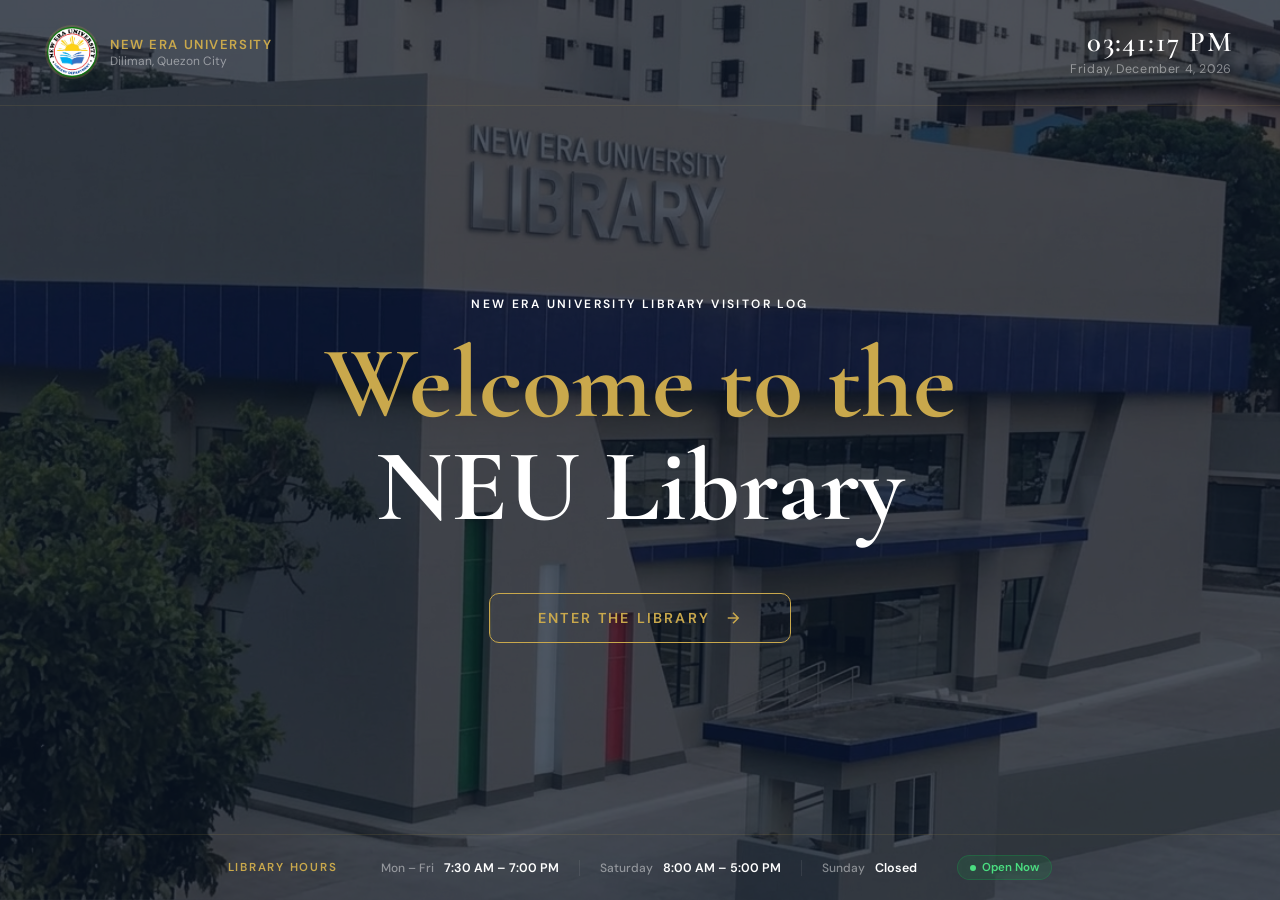
<file: index.html>
<!DOCTYPE html>
<html lang="en">
<head>
  <meta charset="UTF-8" />
  <meta name="viewport" content="width=device-width, initial-scale=1.0"/>
  <title>NEU Library</title>
  <link rel="preconnect" href="https://fonts.googleapis.com">
  <link href="https://fonts.googleapis.com/css2?family=Cormorant+Garamond:wght@400;600;700&family=DM+Sans:wght@300;400;500;600&display=swap" rel="stylesheet">
  <link rel="stylesheet" href="css/intro-style.css" />
</head>
<body class="intro-page">
  <div class="bg-layer">
    <div class="bg-overlay" style="position:absolute;inset:0;background:rgba(10,22,40,0.72);z-index:1;"></div>
    <div class="grid-lines"></div>
    <div class="orb orb-1"></div>
    <div class="orb orb-2"></div>
  </div>

  <div class="intro-wrapper">
    <header class="intro-topbar">
      <div class="neu-badge">
        <div class="neu-seal"><img src="neuliblogo.png" width="50"></div>
        <div class="neu-label">
          <span>New Era University</span>
          <span>Diliman, Quezon City</span>
        </div>
      </div>
      <div class="live-clock">
        <span id="clock-time">--:-- --</span>
        <span id="clock-date">Loading...</span>
      </div>
    </header>

    <section class="intro-hero">
      <p class="hero-eyebrow">New Era University Library Visitor Log</p>
      <h1 class="hero-title">
        Welcome to the
        <span class="gold-word">NEU Library</span>
      </h1>
      <div class="hero-divider"></div>
      <div class="enter-btn-wrap">
        <a href="visitor-signup.html" class="btn-enter">
          <span>Enter the Library</span>
          <svg class="arrow" width="18" height="18" viewBox="0 0 24 24" fill="none" stroke="currentColor" stroke-width="2"><path d="M5 12h14M12 5l7 7-7 7"/></svg>
        </a>
      </div>
    </section>

    <footer class="intro-bottom">
      <span class="hours-label">Library Hours</span>
      <div class="hours-list">
        <div class="hours-item">
          <span class="hours-day">Mon – Fri</span>
          <span class="hours-time">7:30 AM – 7:00 PM</span>
        </div>
        <div class="hours-item">
          <span class="hours-day">Saturday</span>
          <span class="hours-time">8:00 AM – 5:00 PM</span>
        </div>
        <div class="hours-item">
          <span class="hours-day">Sunday</span>
          <span class="hours-time">Closed</span>
        </div>
      </div>
      <div class="status-dot" id="status-badge">
        <span class="dot"></span>
        <span id="status-text">Checking...</span>
      </div>
    </footer>
  </div>

  <script>
    function updateClock() {
      const now = new Date()
      document.getElementById('clock-time').textContent = now.toLocaleTimeString('en-PH', { hour: '2-digit', minute: '2-digit', second: '2-digit', hour12: true })
      document.getElementById('clock-date').textContent = now.toLocaleDateString('en-PH', { weekday: 'long', year: 'numeric', month: 'long', day: 'numeric' })
      const day = now.getDay(), t = now.getHours() + now.getMinutes() / 60
      const isOpen = (day >= 1 && day <= 5 && t >= 7.5 && t < 19) || (day === 6 && t >= 8 && t < 17)
      const badge = document.getElementById('status-badge')
      badge.className = 'status-dot ' + (isOpen ? 'open' : 'closed')
      document.getElementById('status-text').textContent = isOpen ? 'Open Now' : 'Closed'
    }
    updateClock()
    setInterval(updateClock, 1000)
  </script>
</body>
</html>
</file>
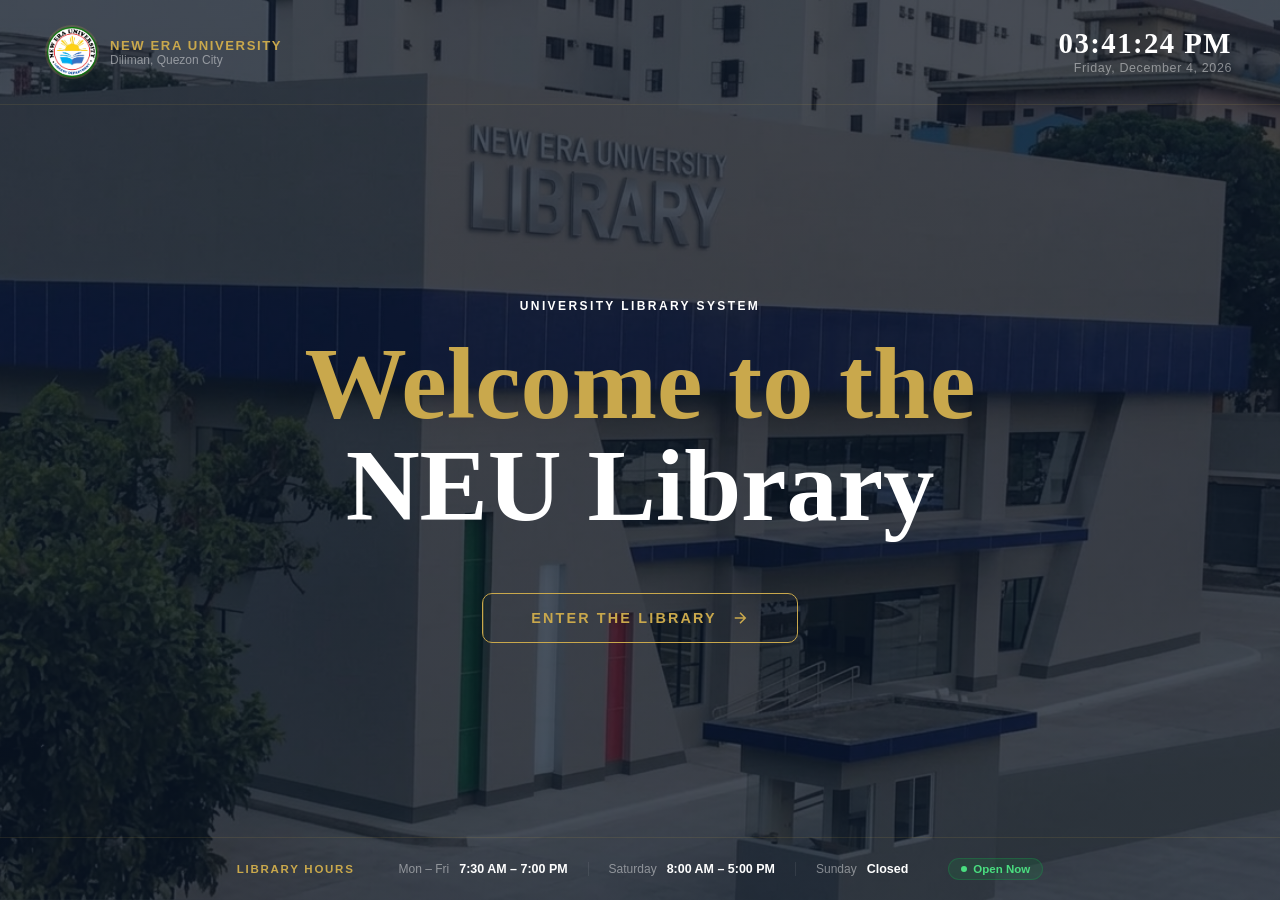
<file: intro.html>
<!DOCTYPE html>
<html lang="en">
<head>
  <meta charset="UTF-8" />
  <meta name="viewport" content="width=device-width, initial-scale=1.0"/>
  <title>NEU Library</title>
  <link rel="preconnect" href="https://fonts.googleapis.com">
  <link href="https://fonts.googleapis.com/css2?family=Cormorant+Garamond:wght@400;600;700&family=DM+Sans:wght@300;400;500;600&display=swap">
  <link rel="stylesheet" href="css/intro-style.css" />

<body>
 
  <!-- Background -->
  <div class="bg-layer">
    <div class="bg-radial"></div>
    <div class="grid-lines"></div>
    <div class="orb orb-1"></div>
    <div class="orb orb-2"></div>
    <div class="orb orb-3"></div>
  </div>
 
  <div class="intro-wrapper">
 
    <!-- TOP BAR -->
    <header class="intro-topbar">
      <div class="neu-badge">
        <div class="neu-seal"><img src="neuliblogo.png" width="50"></div>
        <div class="neu-label">
          <span>New Era University</span>
          <span>Diliman, Quezon City</span>
        </div>
      </div>
      <div class="live-clock">
        <span id="clock-time">--:-- --</span>
        <span id="clock-date">Loading...</span>
      </div>
    </header>
 
    <!-- HERO -->
    <section class="intro-hero">
      <p class="hero-eyebrow">University Library System</p>
      <h1 class="hero-title">
        Welcome to the
        <span class="gold-word">NEU Library</span>
      </h1>


      <div class="enter-btn-wrap">
        <a href="index.html" class="btn-enter">
          <span>Enter the Library</span>
          <svg class="arrow" width="18" height="18" viewBox="0 0 24 24" fill="none" stroke="currentColor" stroke-width="2"><path d="M5 12h14M12 5l7 7-7 7"/></svg>
        </a>
      </div>
    </section>
 
    <!-- BOTTOM: LIBRARY HOURS -->
    <footer class="intro-bottom">
      <span class="hours-label">Library Hours</span>
      <div class="hours-list">
        <div class="hours-item">
          <span class="hours-day">Mon – Fri</span>
          <span class="hours-time">7:30 AM – 7:00 PM</span>
        </div>
        <div class="hours-item">
          <span class="hours-day">Saturday</span>
          <span class="hours-time">8:00 AM – 5:00 PM</span>
        </div>
        <div class="hours-item">
          <span class="hours-day">Sunday</span>
          <span class="hours-time">Closed</span>
        </div>
      </div>
      <div class="status-dot" id="status-badge">
        <span class="dot"></span>
        <span id="status-text">Checking...</span>
      </div>
    </footer>
 
  </div>
 
  <script type="module" src="js/intro.js"></script>
</body>
</html>
</file>
<file: css/intro-style.css>
:root {
      --navy: #0a1628;
      --navy-mid: #122040;
      --gold: #c9a84c;
      --gold-light: #e8c96d;
      --gold-pale: rgba(201,168,76,0.12);
      --white: #ffffff;
      --off-white: #f5f2ec;
      --text-muted: rgba(255,255,255,0.45);
    }
 
    * { margin: 0; padding: 0; box-sizing: border-box; }
 
    body {
      font-family: 'DM Sans', sans-serif;
      background: var(--navy);
      color: var(--white);
      min-height: 100vh;
      overflow-x: hidden;
      cursor: default;
    }
 
    /* ── BACKGROUND ── */
    .bg-layer {
      position: fixed;
      inset: 0;
      z-index: 0;
      background-image: url("neulib-bg.png");
       background-size: cover; 
       background-position: center;  
       background-repeat: no-repeat; 
       min-height: 100vh;
       overflow: hidden;
       cursor: default; 
    }
 
   .bg-radial {
  position: absolute;
  inset: 0;
  background: linear-gradient(rgba(10, 22, 40, 0.75), rgba(10, 22, 40, 0.75));
}
 
    /* ── LAYOUT ── */
    .intro-wrapper {
      position: relative;
      z-index: 1;
      min-height: 100vh;
      display: grid;
      grid-template-rows: auto 1fr auto;
      grid-template-columns: 1fr;
      padding: 0;
    }
 
    /* ── TOP BAR ── */
    .intro-topbar {
      display: flex;
      justify-content: space-between;
      align-items: center;
      padding: 28px 48px;
      border-bottom: 1px solid rgba(201,168,76,0.12);
      opacity: 0;
      animation: fadeDown 0.8s ease forwards;
      animation-delay: 0.2s;
    }
 
    .neu-badge {
      display: flex;
      align-items: center;
      gap: 14px;
    }
    .neu-seal {
      width: 48px; height: 48px;
      background: var(--white);
      border-radius: 50%;
      display: flex; align-items: center; justify-content: center;
      font-family: 'Cormorant Garamond', serif;
      font-weight: 700;
      font-size: 0.85rem;
      color: var(--navy);
      letter-spacing: 0.05em;
      box-shadow: 0 0 0 3px rgba(201,168,76,0.2);
      flex-shrink: 0;
    }
    .neu-label span:first-child {
      display: block;
      font-size: 0.82rem;
      font-weight: 600;
      color: var(--gold);
      text-transform: uppercase;
      letter-spacing: 0.12em;
    }
    .neu-label span:last-child {
      display: block;
      font-size: 0.75rem;
      color: var(--text-muted);
    }
 
    .live-clock {
      text-align: right;
    }
    #clock-time {
      display: block;
      font-family: 'Cormorant Garamond', serif;
      font-size: 1.8rem;
      font-weight: 600;
      color: var(--na);
      letter-spacing: 0.05em;
      line-height: 1;
    }
    #clock-date {
      display: block;
      font-size: 0.78rem;
      color: var(--text-muted);
      margin-top: 4px;
      letter-spacing: 0.05em;
    }
 
    /* ── HERO CENTER ── */
    .intro-hero {
      display: flex;
      flex-direction: column;
      align-items: center;
      justify-content: center;
      text-align: center;
      padding: 60px 48px;
      gap: 0;
    }
 
    .hero-eyebrow {
      font-size: 0.75rem;
      font-weight: 600;
      text-transform: uppercase;
      letter-spacing: 0.2em;
      color: var(--white);
      margin-bottom: 20px;
      opacity: 0;
      animation: fadeUp 0.8s ease forwards;
      animation-delay: 0.5s;
    }
 
    .hero-title {
      font-family: 'Cormorant Garamond', serif;
      font-size: clamp(3.5rem, 8vw, 6.5rem);
      font-weight: 700;
      line-height: 1.0;
      color: var(--gold);
      margin-bottom: 8px;
      opacity: 0;
      animation: fadeUp 0.9s ease forwards;
      animation-delay: 0.7s;
    }
 
    .hero-title .gold-word {
      color: var(--white);
      display: block;
    }

 
    /* ── ENTER BUTTON ── */
    .enter-btn-wrap {
      margin-top: 48px;
      opacity: 0;
      animation: fadeUp 0.8s ease forwards;
      animation-delay: 1.2s;
    }
 
    .btn-enter {
      display: inline-flex;
      align-items: center;
      gap: 14px;
      background: transparent;
      border: 1.5px solid var(--gold);
      color: var(--gold);
      padding: 15px 48px;
      border-radius: 10px;
      font-family: 'DM Sans', sans-serif;
      font-size: 0.9rem;
      font-weight: 600;
      letter-spacing: 0.15em;
      text-transform: uppercase;
      text-decoration: none;
      cursor: pointer;
      position: relative;
      overflow: hidden;
      transition: color 0.3s ease;
    }
 
    .btn-enter::before {
      content: '';
      position: absolute;
      inset: 0;
      background: var(--gold);
      transform: translateX(-100%);
      transition: transform 0.35s ease;
      z-index: 0;
    }
 
    .btn-enter:hover::before { transform: translateX(0); }
    .btn-enter:hover { color: var(--navy); }
 
    .btn-enter span,
    .btn-enter svg {
      position: relative;
      z-index: 1;
    }
 
    .btn-enter .arrow {
      transition: transform 0.3s ease;
    }
    .btn-enter:hover .arrow { transform: translateX(6px); }
 
    /* ── BOTTOM BAR: LIBRARY HOURS ── */
    .intro-bottom {
      border-top: 1px solid rgba(201,168,76,0.12);
      padding: 20px 48px;
      display: flex;
      justify-content: center;
      align-items: center;
      gap: 0;
      opacity: 0;
      animation: fadeUp 0.8s ease forwards;
      animation-delay: 1.4s;
    }
 
    .hours-label {
      font-size: 0.72rem;
      text-transform: uppercase;
      letter-spacing: 0.15em;
      color: var(--gold);
      font-weight: 600;
      margin-right: 24px;
      white-space: nowrap;
    }
 
    .hours-list {
      display: flex;
      gap: 0;
      flex-wrap: wrap;
      justify-content: center;
    }
 
    .hours-item {
      display: flex;
      align-items: center;
      gap: 10px;
      padding: 0 20px;
      border-right: 1px solid rgba(255,255,255,0.08);
    }
    .hours-item:last-child { border-right: none; }
 
    .hours-day {
      font-size: 0.75rem;
      color: var(--text-muted);
      font-weight: 500;
    }
    .hours-time {
      font-size: 0.78rem;
      color: var(--white);
      font-weight: 600;
    }
 
    /* open/closed indicator */
    .status-dot {
      display: inline-flex;
      align-items: center;
      gap: 6px;
      font-size: 0.72rem;
      font-weight: 600;
      padding: 4px 12px;
      border-radius: 999px;
      margin-left: 20px;
    }
    .status-dot.open {
      background: rgba(22,163,74,0.15);
      color: #4ade80;
      border: 1px solid rgba(22,163,74,0.3);
    }
    .status-dot.closed {
      background: rgba(239,68,68,0.15);
      color: #f87171;
      border: 1px solid rgba(239,68,68,0.3);
    }
    .dot {
      width: 6px; height: 6px;
      border-radius: 50%;
      background: currentColor;
      animation: pulse 2s infinite;
    }
    @keyframes pulse {
      0%, 100% { opacity: 1; }
      50% { opacity: 0.4; }
    }
 
    /* ── ANIMATIONS ── */
    @keyframes fadeUp {
      from { opacity: 0; transform: translateY(24px); }
      to   { opacity: 1; transform: translateY(0); }
    }
    @keyframes fadeDown {
      from { opacity: 0; transform: translateY(-16px); }
      to   { opacity: 1; transform: translateY(0); }
    }
 
    /* ── RESPONSIVE ── */
    @media (max-width: 640px) {
      .intro-topbar { padding: 20px 24px; }
      .intro-hero { padding: 40px 24px; }
      .intro-bottom { padding: 16px 24px; flex-direction: column; gap: 12px; }
      .hours-label { margin-right: 0; }
      .hours-item { padding: 0 10px; }
      .hero-title { font-size: 3rem; }
      .btn-enter { padding: 16px 36px; }
    }
</file>
